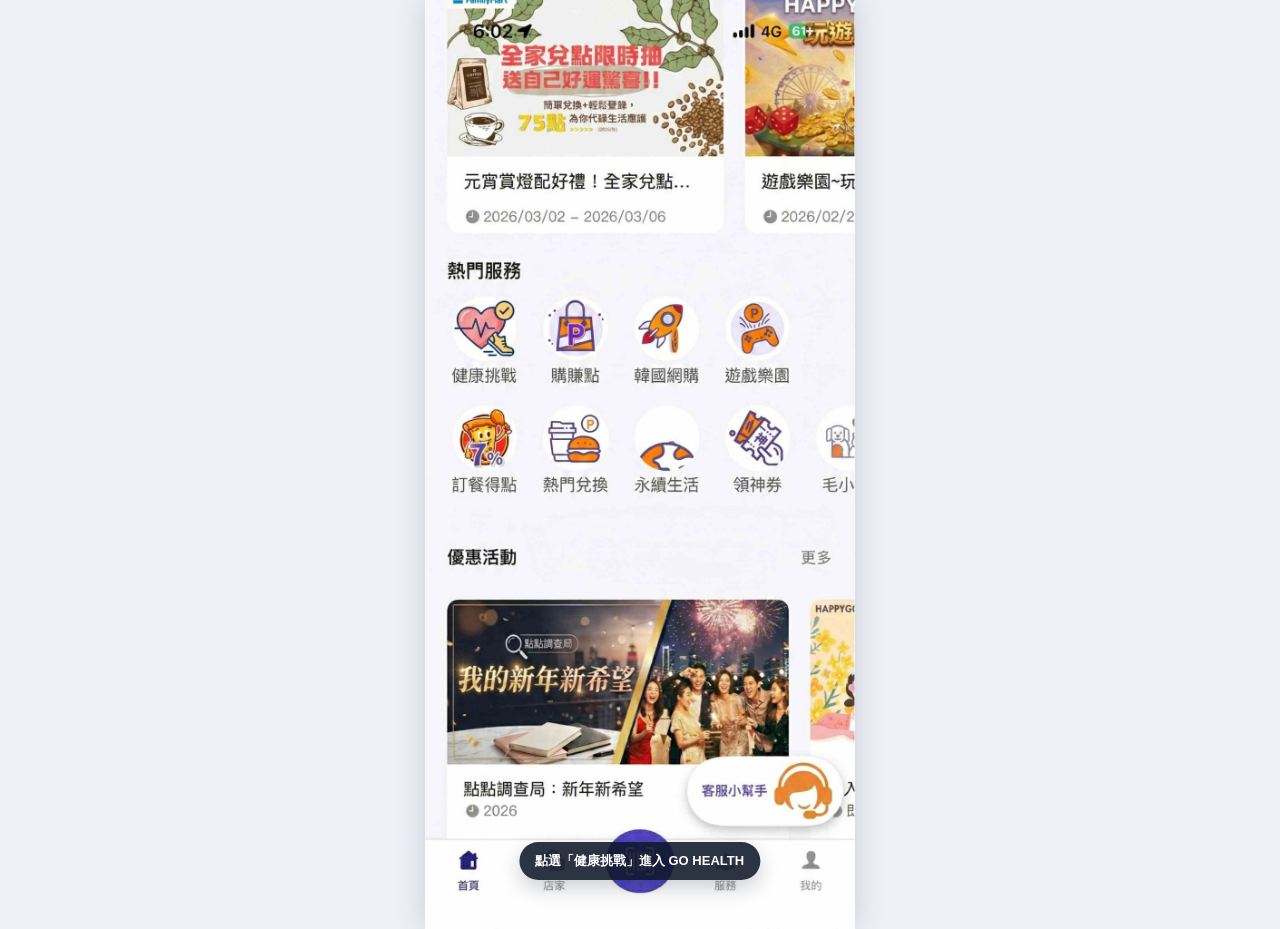
<file: app-entry.html>
<!DOCTYPE html>
<html lang="zh-TW">
<head>
  <meta charset="UTF-8">
  <meta name="viewport" content="width=device-width, initial-scale=1.0">
  <title>HAPPY GO APP｜GO HEALTH 入口模擬</title>
  <style>
    * { box-sizing: border-box; }
    html, body { margin: 0; min-height: 100%; background: #eef0f7; font-family: Arial, "Microsoft JhengHei", sans-serif; }
    body { display: flex; justify-content: center; }
    .phone { position: relative; width: min(100%, 430px); min-height: 100vh; background: #fff; overflow: hidden; box-shadow: 0 0 28px rgba(15, 23, 42, .16); }
    .app-screen { display: block; width: 100%; height: auto; }
    .health-entry {
      position: absolute;
      left: 3.5%;
      top: 33.2%;
      width: 21%;
      height: 10.5%;
      border: 0;
      border-radius: 18px;
      background: transparent;
      cursor: pointer;
      -webkit-tap-highlight-color: transparent;
    }
    .health-entry:focus-visible { outline: 4px solid #0f766e; outline-offset: 2px; }
    .hint {
      position: fixed;
      left: 50%;
      bottom: 20px;
      transform: translateX(-50%);
      z-index: 5;
      padding: 10px 16px;
      border-radius: 999px;
      color: #fff;
      background: rgba(15, 23, 42, .88);
      font-size: 13px;
      font-weight: 700;
      white-space: nowrap;
      box-shadow: 0 8px 20px rgba(15, 23, 42, .2);
      pointer-events: none;
    }
  </style>
</head>
<body>
  <main class="phone" aria-label="HAPPY GO APP 首頁入口模擬">
    <img class="app-screen" src="images/hg_home.jpg" alt="HAPPY GO APP 首頁">
    <button class="health-entry" type="button" aria-label="進入健康挑戰" onclick="window.location.href='terms.html'"></button>
  </main>
  <div class="hint">點選「健康挑戰」進入 GO HEALTH</div>
</body>
</html>
</file>
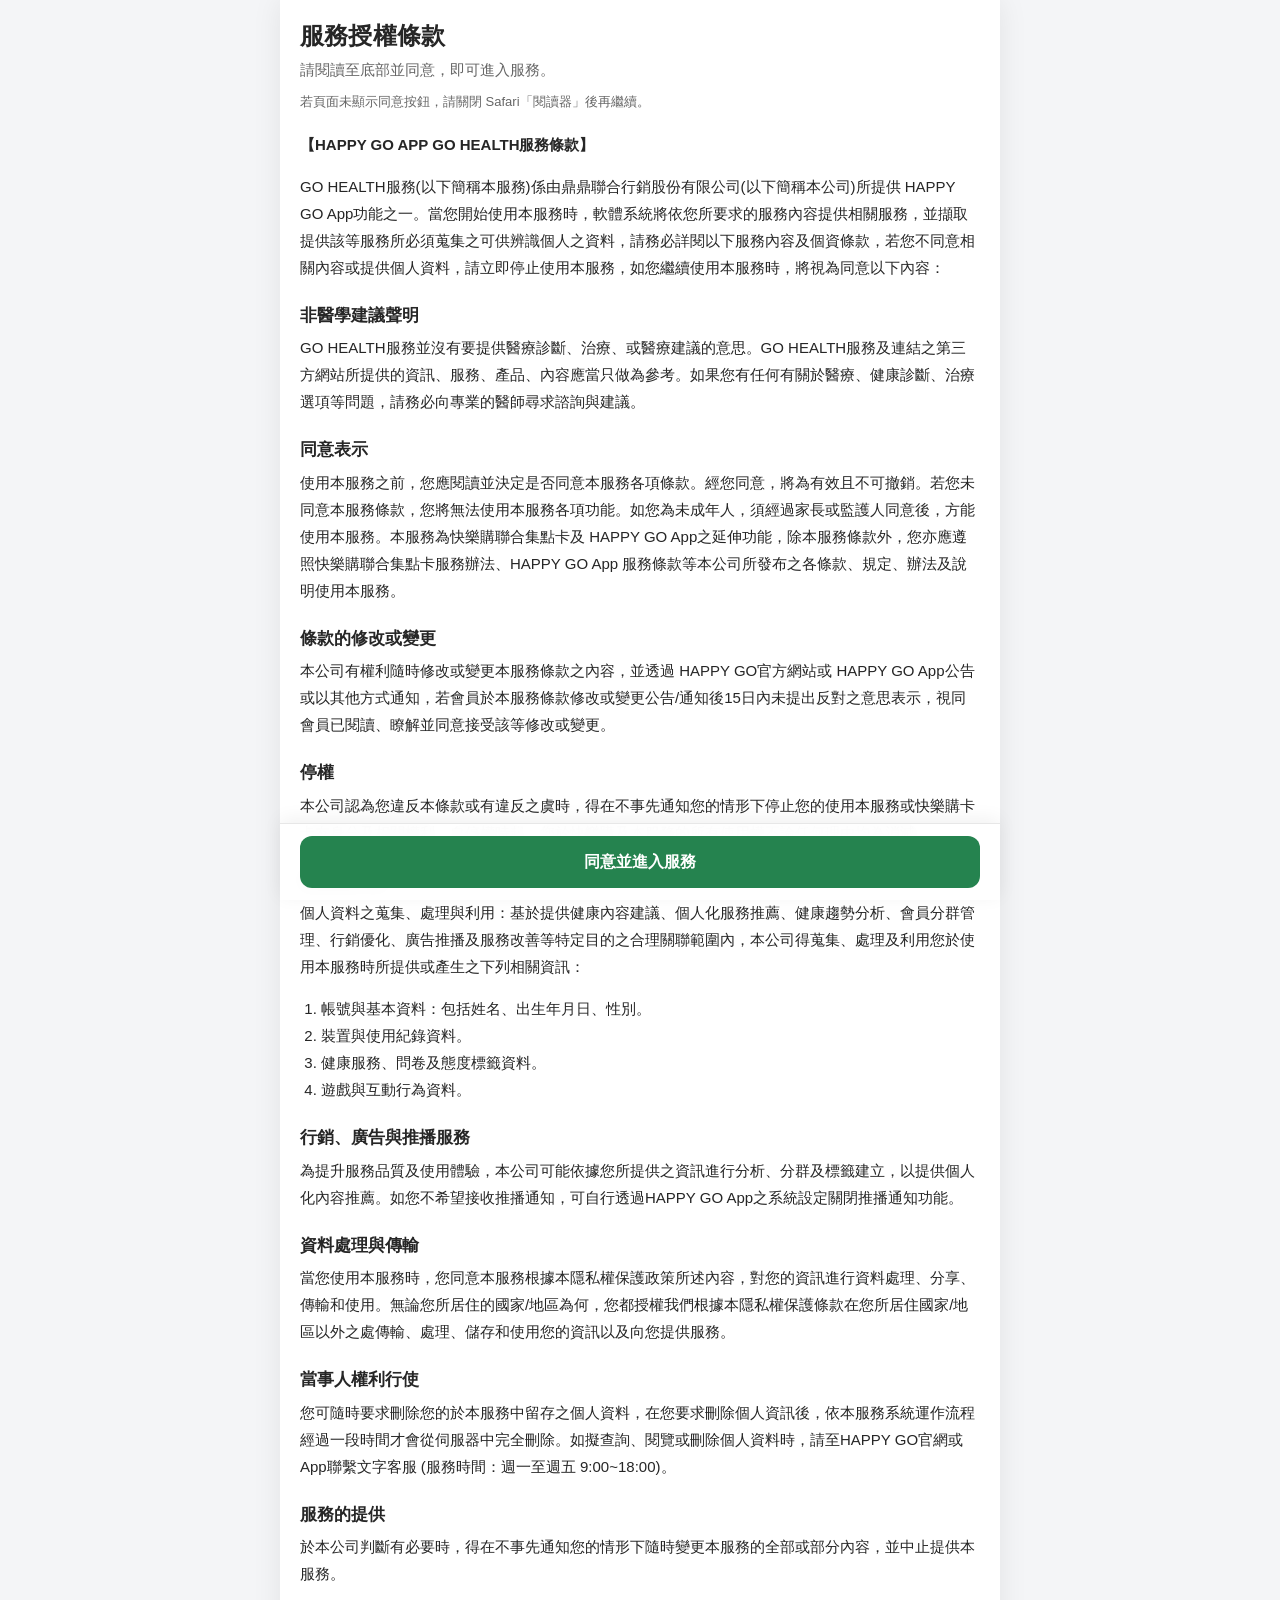
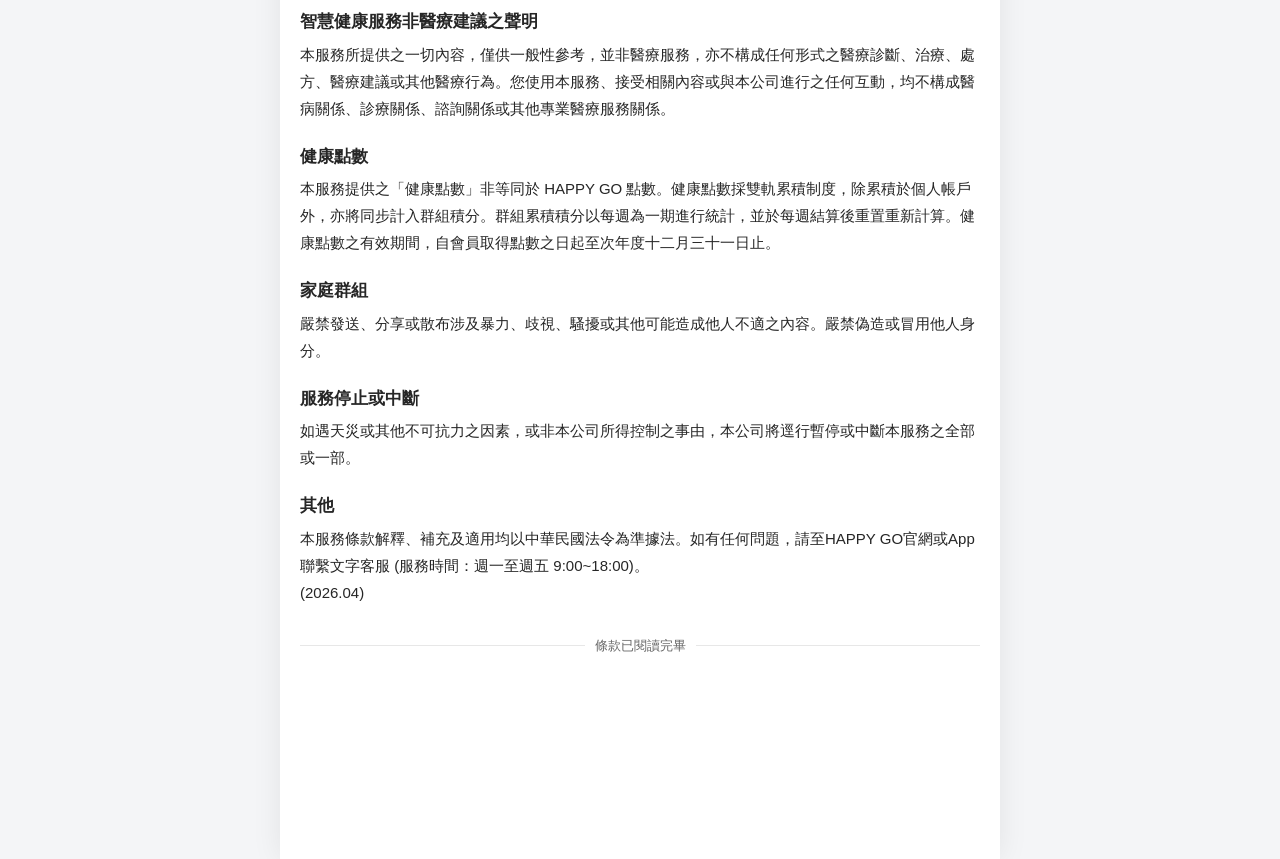
<file: terms.html>
<!doctype html>
<html lang="zh-Hant">
<head>
  <meta charset="utf-8">
  <meta name="viewport" content="width=device-width, initial-scale=1, viewport-fit=cover">
  <title>GO HEALTH｜服務授權條款</title>
  <style>
    :root {
      /* 可點擊狀態：GO HEALTH 綠色；停用狀態仍使用灰色。 */
      --brand: #25834f;
      --brand-dark: #1d6b40;
      --text: #262626;
      --muted: #666;
      --border: #e7e7e7;
      --disabled: #d9d9d9;
      --surface: #fff;
      --action-height: 174px;
    }

    * { box-sizing: border-box; }

    html {
      background: #f4f5f7;
      color: var(--text);
      font-family: -apple-system, BlinkMacSystemFont, "Segoe UI", "Noto Sans TC",
        "PingFang TC", "Microsoft JhengHei", sans-serif;
      -webkit-text-size-adjust: 100%;
    }

    body {
      margin: 0;
      min-height: 100dvh;
      background: var(--surface);
    }

    /*
      關鍵：頁面只保留 body 這一層捲動。
      請勿在 .terms、main 或其他父層加入固定高度、overflow-y:auto/scroll。
    */
    main {
      width: min(100%, 720px);
      margin: 0 auto;
      padding: 20px 20px calc(var(--action-height) + 28px + env(safe-area-inset-bottom));
    }

    h1 {
      margin: 0 0 6px;
      font-size: 24px;
      line-height: 1.35;
      letter-spacing: .01em;
    }

    .lead {
      margin: 0 0 18px;
      color: var(--muted);
      font-size: 15px;
      line-height: 1.6;
    }

    /*
      使用純文字保留 Safari Reader 的復原指引。
      Reader 可能移除原頁面的操作按鈕，但通常會保留本文文字。
    */
    .reader-help {
      margin: -8px 0 18px;
      color: var(--muted);
      font-size: 13px;
      line-height: 1.55;
    }

    .terms {
      font-size: 15px;
      line-height: 1.8;
    }

    .terms h2 {
      margin: 22px 0 6px;
      font-size: 17px;
      line-height: 1.5;
    }

    .terms p,
    .terms li { margin-top: 0; }

    .terms ul,
    .terms ol {
      margin: 6px 0 0;
      padding-left: 1.4em;
    }

    .document-note {
      margin: 0 0 16px;
      padding: 10px 12px;
      border: 1px solid #f3cad8;
      border-radius: 10px;
      background: #fff7fa;
      color: #7c3651;
      font-size: 13px;
      line-height: 1.55;
    }

    .end-marker {
      display: flex;
      align-items: center;
      gap: 10px;
      margin-top: 28px;
      color: var(--muted);
      font-size: 13px;
    }

    .end-marker::before,
    .end-marker::after {
      content: "";
      flex: 1;
      height: 1px;
      background: var(--border);
    }

    .action-bar {
      position: fixed;
      z-index: 10;
      right: 0;
      bottom: 0;
      left: 0;
      padding: 12px 20px calc(12px + env(safe-area-inset-bottom));
      border-top: 1px solid var(--border);
      background: rgba(255, 255, 255, .96);
      box-shadow: 0 -4px 18px rgba(0, 0, 0, .06);
      backdrop-filter: blur(8px);
    }

    .action-inner {
      width: min(100%, 680px);
      margin: 0 auto;
    }

    .scroll-guide {
      display: flex;
      width: 100%;
      min-height: 76px;
      margin: 0 0 10px;
      padding: 2px 12px 4px;
      align-items: center;
      justify-content: center;
      flex-direction: column;
      gap: 7px;
      border: 0;
      border-radius: 14px;
      background: transparent;
      color: var(--brand-dark);
      font: inherit;
      font-size: 14px;
      font-weight: 700;
      cursor: pointer;
      -webkit-tap-highlight-color: transparent;
      touch-action: manipulation;
    }

    .scroll-guide:hover { background: #f1f8f4; }

    .scroll-guide:focus-visible {
      outline: 3px solid rgba(37, 131, 79, .28);
      outline-offset: 1px;
    }

    .scroll-guide-label {
      line-height: 1.35;
    }

    .scroll-guide-circle {
      display: grid;
      width: 52px;
      height: 52px;
      place-items: center;
      border: 2px solid var(--brand);
      border-radius: 50%;
      background: #f1f8f4;
      box-shadow: 0 3px 10px rgba(37, 131, 79, .14);
    }

    .scroll-guide-icon {
      display: block;
      font-size: 25px;
      line-height: 1;
      animation: guide-bounce 1.25s ease-in-out infinite;
    }

    .scroll-guide[hidden] { display: none; }

    @keyframes guide-bounce {
      0%, 100% { transform: translateY(-2px); }
      50% { transform: translateY(3px); }
    }

    .primary-button {
      width: 100%;
      min-height: 52px;
      padding: 12px 16px;
      border: 0;
      border-radius: 12px;
      background: var(--brand);
      color: #fff;
      font: inherit;
      font-size: 16px;
      font-weight: 700;
      cursor: pointer;
      transition: background-color .2s ease, transform .1s ease;
    }

    .primary-button:active:not(:disabled) { transform: scale(.99); }
    .primary-button:hover:not(:disabled) { background: var(--brand-dark); }

    .primary-button:disabled {
      background: var(--disabled);
      color: #777;
      cursor: not-allowed;
    }

    .primary-button:focus-visible {
      outline: 3px solid rgba(37, 131, 79, .28);
      outline-offset: 2px;
    }

    @media (prefers-reduced-motion: reduce) {
      html { scroll-behavior: auto; }

      .scroll-guide-icon {
        animation: none;
      }

      .primary-button {
        transition: none;
      }
    }

    @media (min-width: 721px) {
      body {
        width: min(100%, 720px);
        margin: 0 auto;
        box-shadow: 0 0 28px rgba(0, 0, 0, .08);
      }

      .action-bar {
        right: 50%;
        left: 50%;
        width: min(100%, 720px);
        transform: translateX(-50%);
      }
    }
  </style>
</head>
<body>
  <main id="terms-page">
    <header>
      <h1>服務授權條款</h1>
      <p class="lead">請閱讀至底部並同意，即可進入服務。</p>
      <p class="reader-help">若頁面未顯示同意按鈕，請關閉 Safari「閱讀器」後再繼續。</p>
    </header>

    <article class="terms" aria-label="服務授權條款全文">
      <p><strong>【HAPPY GO APP GO HEALTH服務條款】</strong></p>
      <p>GO HEALTH服務(以下簡稱本服務)係由鼎鼎聯合行銷股份有限公司(以下簡稱本公司)所提供 HAPPY GO App功能之一。當您開始使用本服務時，軟體系統將依您所要求的服務內容提供相關服務，並擷取提供該等服務所必須蒐集之可供辨識個人之資料，請務必詳閱以下服務內容及個資條款，若您不同意相關內容或提供個人資料，請立即停止使用本服務，如您繼續使用本服務時，將視為同意以下內容：</p>

      <h2>非醫學建議聲明</h2>
      <p>GO HEALTH服務並沒有要提供醫療診斷、治療、或醫療建議的意思。GO HEALTH服務及連結之第三⽅網站所提供的資訊、服務、產品、內容應當只做為參考。如果您有任何有關於醫療、健康診斷、治療選項等問題，請務必向專業的醫師尋求諮詢與建議。</p>

      <h2>同意表示</h2>
      <p>使用本服務之前，您應閱讀並決定是否同意本服務各項條款。經您同意，將為有效且不可撤銷。若您未同意本服務條款，您將無法使用本服務各項功能。如您為未成年人，須經過家長或監護人同意後，方能使用本服務。本服務為快樂購聯合集點卡及 HAPPY GO App之延伸功能，除本服務條款外，您亦應遵照快樂購聯合集點卡服務辦法、HAPPY GO App 服務條款等本公司所發布之各條款、規定、辦法及說明使用本服務。</p>

      <h2>條款的修改或變更</h2>
      <p>本公司有權利隨時修改或變更本服務條款之內容，並透過 HAPPY GO官方網站或 HAPPY GO App公告或以其他方式通知，若會員於本服務條款修改或變更公告/通知後15日內未提出反對之意思表示，視同會員已閱讀、瞭解並同意接受該等修改或變更。</p>

      <h2>停權</h2>
      <p>本公司認為您違反本條款或有違反之虞時，得在不事先通知您的情形下停止您的使用本服務或快樂購卡卡友身分及相關權利。自停權時起，您於快樂購及本服務的所有使用權不論任何理由均為消滅。</p>

      <h2>個資隱私權</h2>
      <p>個人資料之蒐集、處理與利用：基於提供健康內容建議、個人化服務推薦、健康趨勢分析、會員分群管理、行銷優化、廣告推播及服務改善等特定目的之合理關聯範圍內，本公司得蒐集、處理及利用您於使用本服務時所提供或產生之下列相關資訊：</p>
      <ol>
        <li>帳號與基本資料：包括姓名、出生年月日、性別。</li>
        <li>裝置與使用紀錄資料。</li>
        <li>健康服務、問卷及態度標籤資料。</li>
        <li>遊戲與互動行為資料。</li>
      </ol>

      <h2>行銷、廣告與推播服務</h2>
      <p>為提升服務品質及使用體驗，本公司可能依據您所提供之資訊進行分析、分群及標籤建立，以提供個人化內容推薦。如您不希望接收推播通知，可自行透過HAPPY GO App之系統設定關閉推播通知功能。</p>

      <h2>資料處理與傳輸</h2>
      <p>當您使用本服務時，您同意本服務根據本隱私權保護政策所述內容，對您的資訊進行資料處理、分享、傳輸和使用。無論您所居住的國家/地區為何，您都授權我們根據本隱私權保護條款在您所居住國家/地區以外之處傳輸、處理、儲存和使用您的資訊以及向您提供服務。</p>

      <h2>當事人權利行使</h2>
      <p>您可隨時要求刪除您的於本服務中留存之個人資料，在您要求刪除個人資訊後，依本服務系統運作流程經過一段時間才會從伺服器中完全刪除。如擬查詢、閱覽或刪除個人資料時，請至HAPPY GO官網或App聯繫文字客服 (服務時間：週一至週五 9:00~18:00)。</p>

      <h2>服務的提供</h2>
      <p>於本公司判斷有必要時，得在不事先通知您的情形下隨時變更本服務的全部或部分內容，並中止提供本服務。</p>

      <h2>智慧健康服務非醫療建議之聲明</h2>
      <p>本服務所提供之一切內容，僅供一般性參考，並非醫療服務，亦不構成任何形式之醫療診斷、治療、處方、醫療建議或其他醫療行為。您使用本服務、接受相關內容或與本公司進行之任何互動，均不構成醫病關係、診療關係、諮詢關係或其他專業醫療服務關係。</p>

      <h2>健康點數</h2>
      <p>本服務提供之「健康點數」非等同於 HAPPY GO 點數。健康點數採雙軌累積制度，除累積於個人帳戶外，亦將同步計入群組積分。群組累積積分以每週為一期進行統計，並於每週結算後重置重新計算。健康點數之有效期間，自會員取得點數之日起至次年度十二月三十一日止。</p>

      <h2>家庭群組</h2>
      <p>嚴禁發送、分享或散布涉及暴力、歧視、騷擾或其他可能造成他人不適之內容。嚴禁偽造或冒用他人身分。</p>

      <h2>服務停止或中斷</h2>
      <p>如遇天災或其他不可抗力之因素，或非本公司所得控制之事由，本公司將逕行暫停或中斷本服務之全部或一部。</p>

      <h2>其他</h2>
      <p>本服務條款解釋、補充及適用均以中華民國法令為準據法。如有任何問題，請至HAPPY GO官網或App聯繫文字客服 (服務時間：週一至週五 9:00~18:00)。<br>(2026.04)</p>

      <!-- JS 觀察此元素是否進入可視區域，以判定已閱讀到底。 -->
      <div id="terms-end" class="end-marker" tabindex="-1">條款已閱讀完畢</div>
    </article>
  </main>

  <!-- 按鈕固定在 viewport 底部，進入頁面首屏即可看見。 -->
  <div class="action-bar">
    <div class="action-inner">
      <button id="scroll-guide" class="scroll-guide" type="button"
        aria-label="點此前往條款底部" aria-controls="terms-end">
        <span class="scroll-guide-label">點此前往底部</span>
        <span class="scroll-guide-circle" aria-hidden="true">
          <span class="scroll-guide-icon">↓</span>
        </span>
      </button>
      <button id="agree-button" class="primary-button" type="button" disabled aria-disabled="true">
        請閱讀至底部
      </button>
    </div>
  </div>

  <script>
    (() => {
      const button = document.getElementById('agree-button');
      const scrollGuide = document.getElementById('scroll-guide');
      const endMarker = document.getElementById('terms-end');
      let hasReachedEnd = false;

      function enableAgreement() {
        if (hasReachedEnd) return;
        hasReachedEnd = true;
        scrollGuide.hidden = true;
        button.disabled = false;
        button.setAttribute('aria-disabled', 'false');
        button.textContent = '同意並進入服務';
      }

      function goToTermsEnd() {
        const reduceMotion = window.matchMedia &&
          window.matchMedia('(prefers-reduced-motion: reduce)').matches;
        const supportsSmoothScroll = 'scrollBehavior' in document.documentElement.style;

        if (!reduceMotion && supportsSmoothScroll) {
          endMarker.scrollIntoView({ behavior: 'smooth', block: 'center' });
        } else {
          // 舊版 Safari／Android WebView 或偏好減少動態時，直接跳至底部。
          endMarker.scrollIntoView();
        }
      }

      // 主要判定：最後一個標記實際進入畫面，不受瀏覽器工具列高度變化影響。
      if ('IntersectionObserver' in window) {
        const observer = new IntersectionObserver((entries) => {
          if (entries.some((entry) => entry.isIntersecting)) {
            enableAgreement();
            observer.disconnect();
          }
        }, { threshold: 0.6 });

        observer.observe(endMarker);
      }

      // 相容舊版 WebView 的備援判定。只監聽 window，代表整頁單層捲動。
      function checkPageEnd() {
        const currentBottom = window.scrollY + window.innerHeight;
        const pageBottom = document.documentElement.scrollHeight;
        if (currentBottom >= pageBottom - 8) enableAgreement();
      }

      window.addEventListener('scroll', checkPageEnd, { passive: true });
      window.addEventListener('resize', checkPageEnd);
      scrollGuide.addEventListener('click', goToTermsEnd);
      checkPageEnd();

      button.addEventListener('click', () => {
        if (!hasReachedEnd) return;

        // TODO：請工程師在此串接正式授權 API 與成功後的導頁流程。
        alert('已同意服務授權條款');
      });
    })();
  </script>
</body>
</html>
</file>
